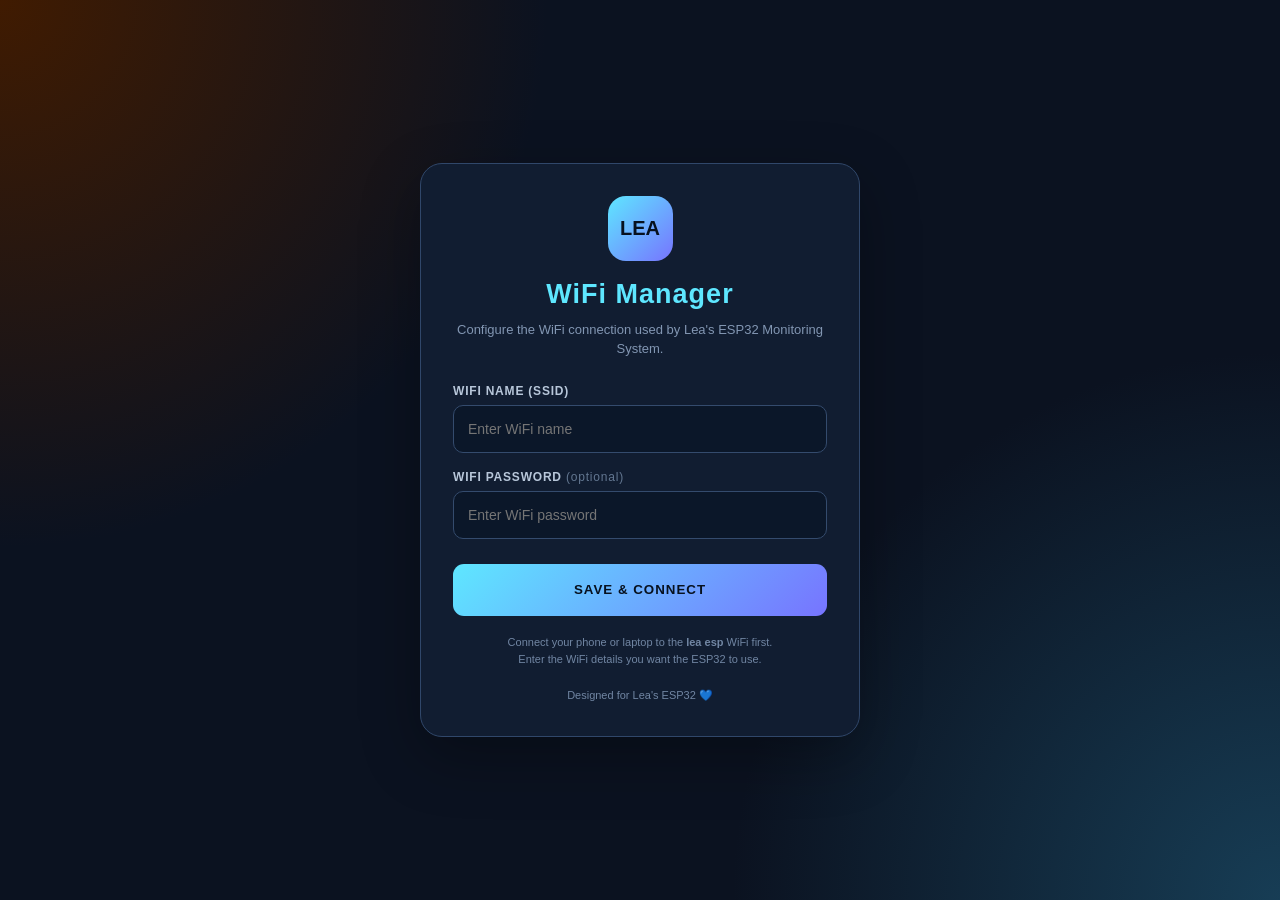
<file: wifi.html>
<!DOCTYPE html>
<html lang="en">

<head>

<meta charset="UTF-8">

<meta name="viewport" content="width=device-width, initial-scale=1.0">

<title>Lea - WiFi Manager</title>

<style>

* {
    box-sizing: border-box;
}

body {
    margin: 0;
    min-height: 100vh;
    display: flex;
    justify-content: center;
    align-items: center;
    padding: 20px;

    font-family: Arial, Helvetica, sans-serif;

    background:
        radial-gradient(circle at top left, #401b01, transparent 35%),
        radial-gradient(circle at bottom right, #173d55, transparent 35%),
        #0b1220;

    color: #eaf2ff;
}

.card {
    width: 100%;
    max-width: 440px;
    padding: 32px;
    border-radius: 22px;
    background: #111d31;
    border: 1px solid #30476a;

    box-shadow: 0 20px 60px rgba(0,0,0,.3);
}

.icon {
    width: 65px;
    height: 65px;
    margin: 0 auto 18px;

    display: flex;
    justify-content: center;
    align-items: center;

    border-radius: 18px;

    background: linear-gradient(135deg, #5ee7ff, #7774ff);

    color: #07111f;
    font-size: 20px;
    font-weight: bold;
}

h1 {
    text-align: center;
    margin: 0;
    color: #5ee7ff;
    font-size: 27px;
    letter-spacing: 1px;
}

.subtitle {
    text-align: center;
    color: #8296b2;
    font-size: 13px;
    line-height: 1.5;
    margin: 10px 0 25px;
}

label {
    display: block;
    margin: 17px 0 7px;
    color: #b8c7da;
    font-size: 12px;
    font-weight: bold;
    letter-spacing: .8px;
}

input {
    width: 100%;
    height: 48px;
    padding: 0 14px;

    border: 1px solid #344b6d;
    border-radius: 10px;

    background: #0b1729;
    color: white;

    outline: none;
    font-size: 14px;
}

input:focus {
    border-color: #5ee7ff;
    box-shadow: 0 0 0 3px rgba(94,231,255,.08);
}

button {
    width: 100%;
    height: 52px;
    margin-top: 25px;

    border: none;
    border-radius: 11px;

    background: linear-gradient(135deg, #5ee7ff, #7774ff);

    color: #07111f;
    font-weight: bold;
    letter-spacing: 1px;

    cursor: pointer;
}

button:hover {
    opacity: .9;
}

.note {
    margin-top: 18px;
    text-align: center;
    color: #7186a3;
    font-size: 11px;
    line-height: 1.6;
}

.optional {
    color: #637791;
    font-weight: normal;
}

</style>

</head>

<body>

<div class="card">

    <div class="icon">
        LEA
    </div>

    <h1>WiFi Manager</h1>

    <p class="subtitle">
        Configure the WiFi connection
        used by Lea's ESP32 Monitoring System.
    </p>

    <form method="POST" action="/save">

        <label for="ssid">
            WIFI NAME (SSID)
        </label>

        <input
            type="text"
            id="ssid"
            name="ssid"
            placeholder="Enter WiFi name"
            required
        >

        <label for="pass">
            WIFI PASSWORD
            <span class="optional">(optional)</span>
        </label>

        <input
            type="password"
            id="pass"
            name="pass"
            placeholder="Enter WiFi password"
        >

        <button type="submit">
            SAVE & CONNECT
        </button>

    </form>

    <div class="note">
        Connect your phone or laptop to the
        <b>lea esp</b> WiFi first.<br>
        Enter the WiFi details you want the ESP32 to use.
        <br><br>
        Designed for Lea's ESP32 💙
    </div>

</div>

</body>
</html>
</file>
